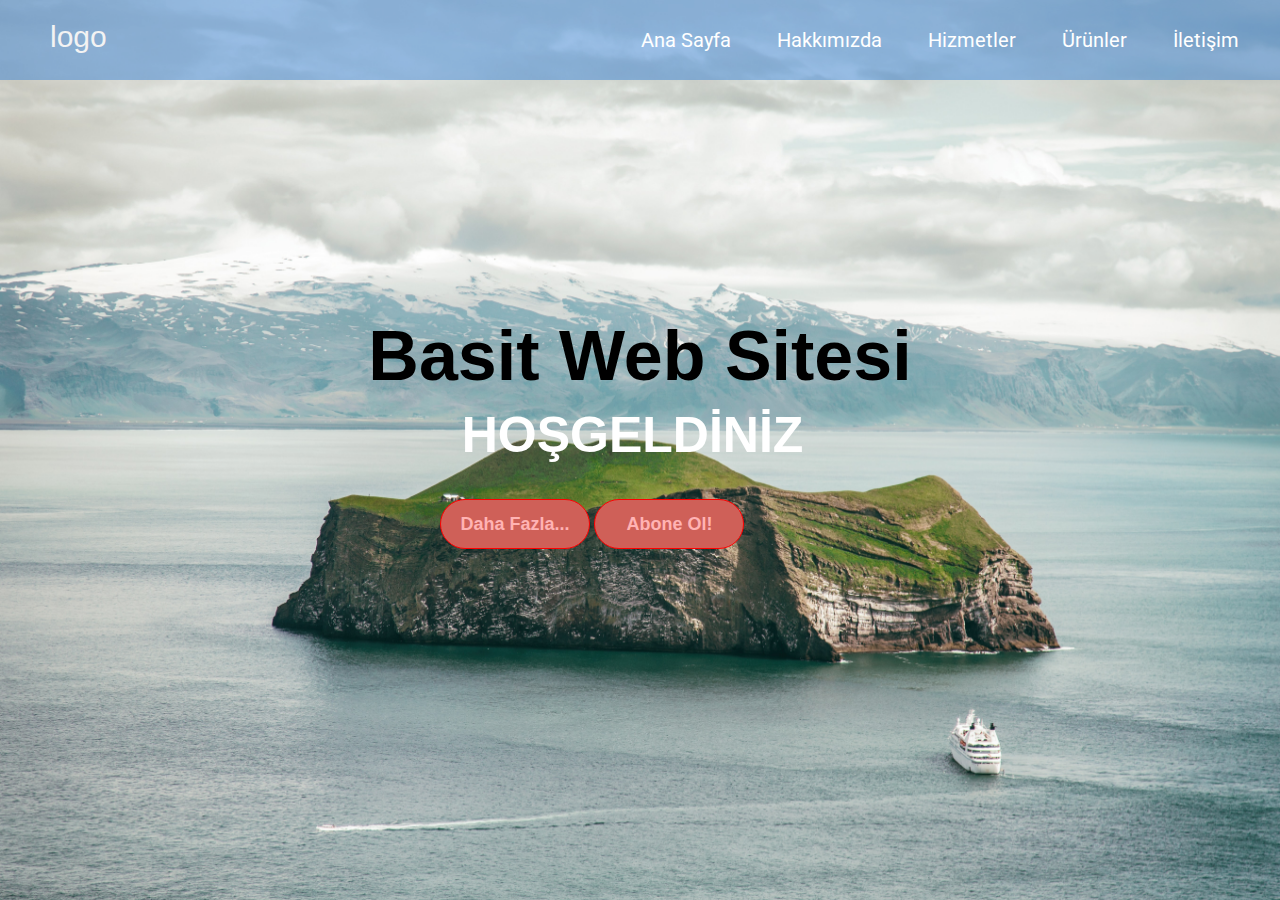
<file: Basit Web Site/index.html>
<!DOCTYPE html>
<html lang="en">
<head>
    <meta charset="UTF-8">
    <meta name="viewport" content="width=device-width, initial-scale=1.0">
    <title>Basit Web Site</title>
    <link rel="stylesheet" href="style.css">
    <link rel="preconnect" href="https://fonts.googleapis.com">
<link rel="preconnect" href="https://fonts.gstatic.com" crossorigin>
<link href="https://fonts.googleapis.com/css2?family=Roboto:ital,wght@0,100;0,300;0,400;0,500;0,700;0,900;1,100;1,300;1,400;1,500;1,700;1,900&display=swap" rel="stylesheet">
</head>
<body>
    <div class="container">
        <div class="navbar">
            <div class="logo">
                <a href="#">logo</a>
            </div>
            <ul>
                <li><a href="#" class="active">Ana Sayfa</a></li>
                <li><a href="#">Hakkımızda</a></li>
                <li><a href="#">Hizmetler</a></li>
                <li><a href="#">Ürünler</a></li>
                <li><a href="#">İletişim</a></li>
            </ul>
        </div>
        <div class="center">
            <h1>Basit Web Sitesi</h1>
            <h2>HOŞGELDİNİZ</h2>
            <div class="buttons">
                <button>Daha Fazla...</button>
                <button>Abone Ol!</button>
            </div>
        </div>
    </div>

    
</body>
</html>
</file>
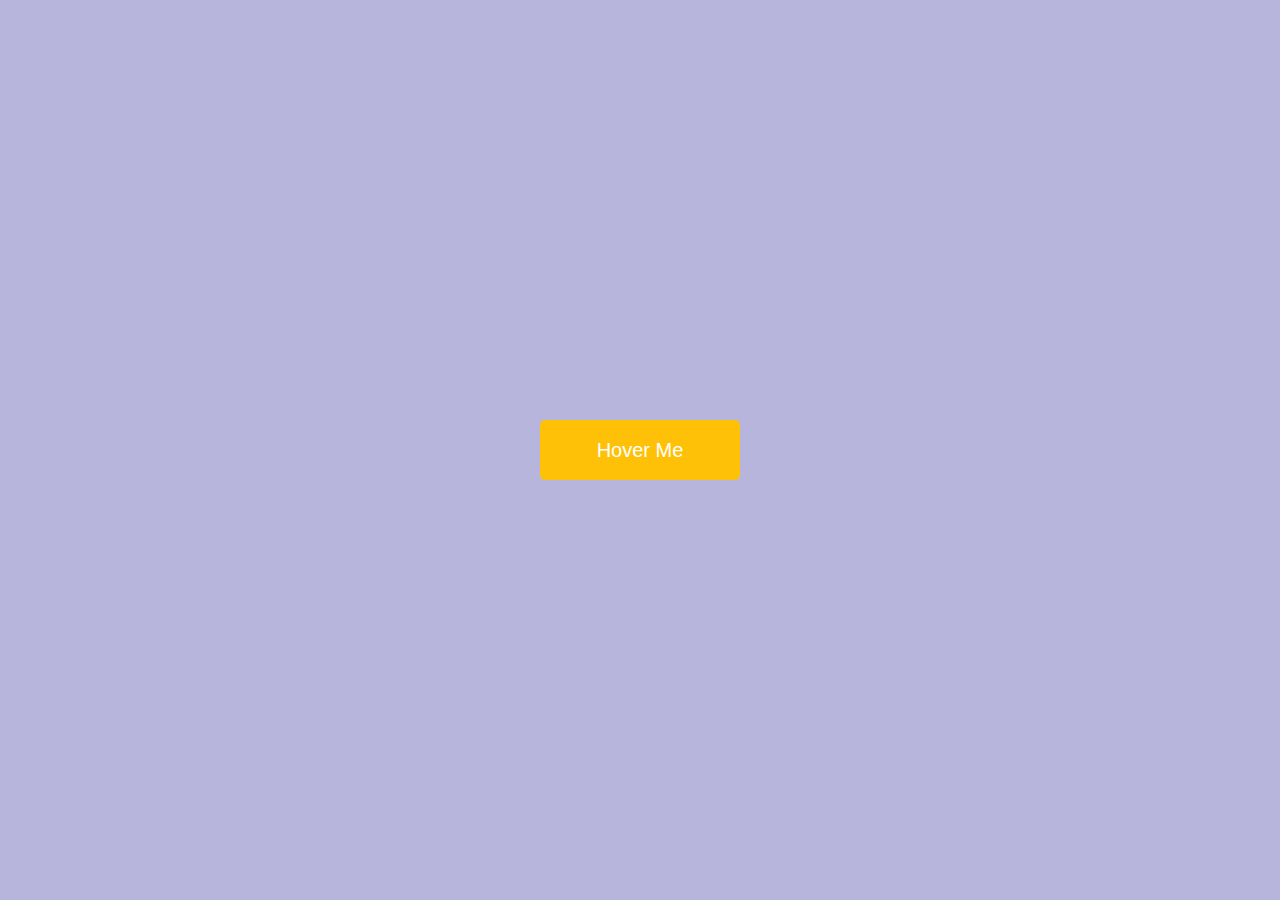
<file: BUTON EFEKT/index.html>
<!DOCTYPE html>
<html lang="en">
<head>
    <meta charset="UTF-8">
    <meta name="viewport" content="width=device-width, initial-scale=1.0">
    <title>Buton Efekt</title>
    <link rel="stylesheet" href="style.css">
    <link rel="stylesheet" href="http://code.ionicframework.com/ionicons/1.5.2/css/ionicons.min.css">
</head>
<body>
    <div class="btn">

    </div>
    
</body>
</html>
</file>
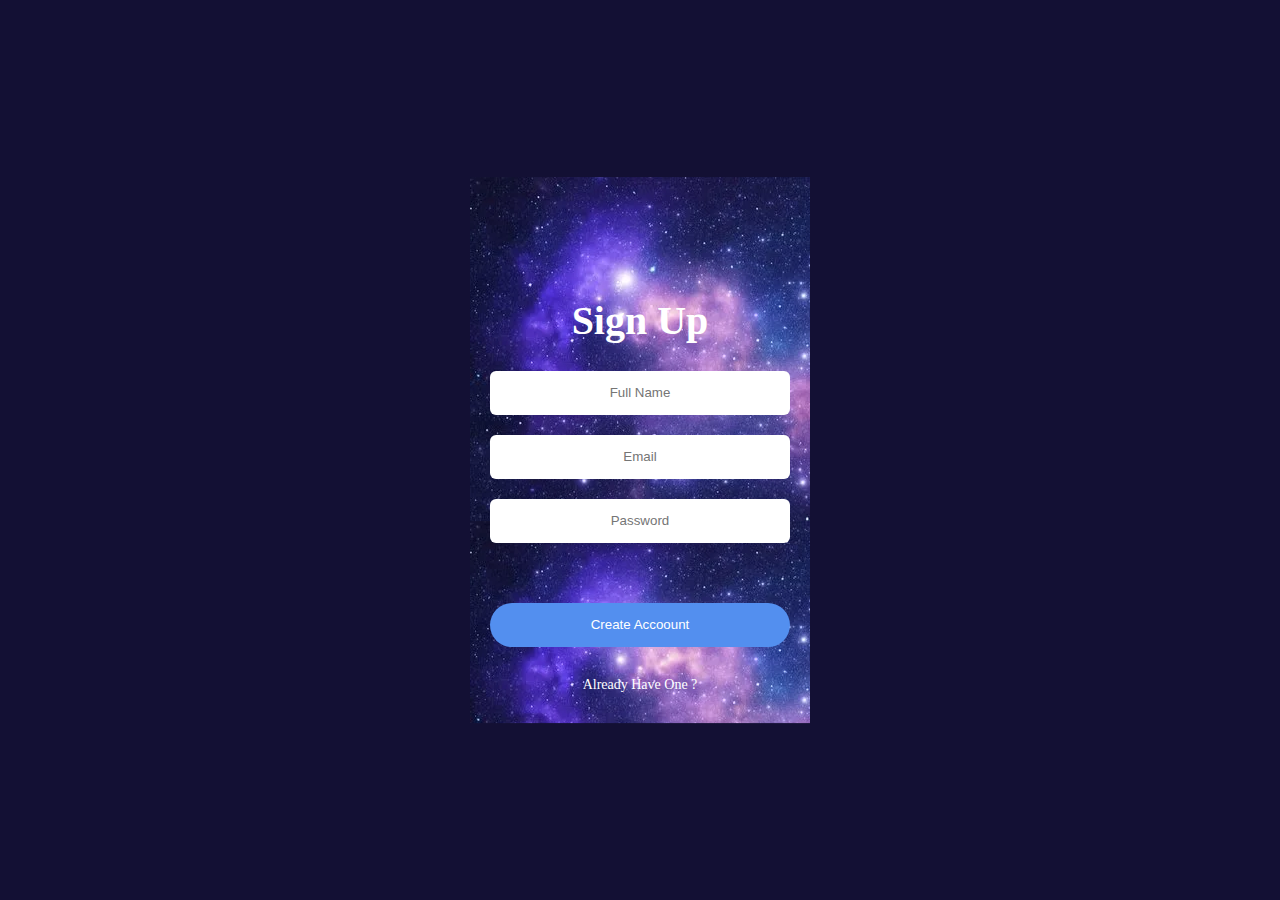
<file: Kayıt Form/index.html>
<!DOCTYPE html>
<html lang="en">
<head>
    <meta charset="UTF-8">
    <meta name="viewport" content="width=device-width, initial-scale=1.0">
    <title>Kaydol Form</title>
    <link rel="stylesheet" href="style.css">
</head>
<body>
    <div class="signup-form">
        <form action="index.html">
            <h1>Sign Up</h1>
            <input type="text" placeholder="Full Name" class="txt">
            <input type="email" placeholder="Email" class="txt">
            <input type="password" placeholder="Password" class="txt">
            <input type="submit" value="Create Accoount" class="signup-btn">
            <a href="#">Already Have One ?</a>

        </form>
    </div>
    
</body>
</html>
</file>
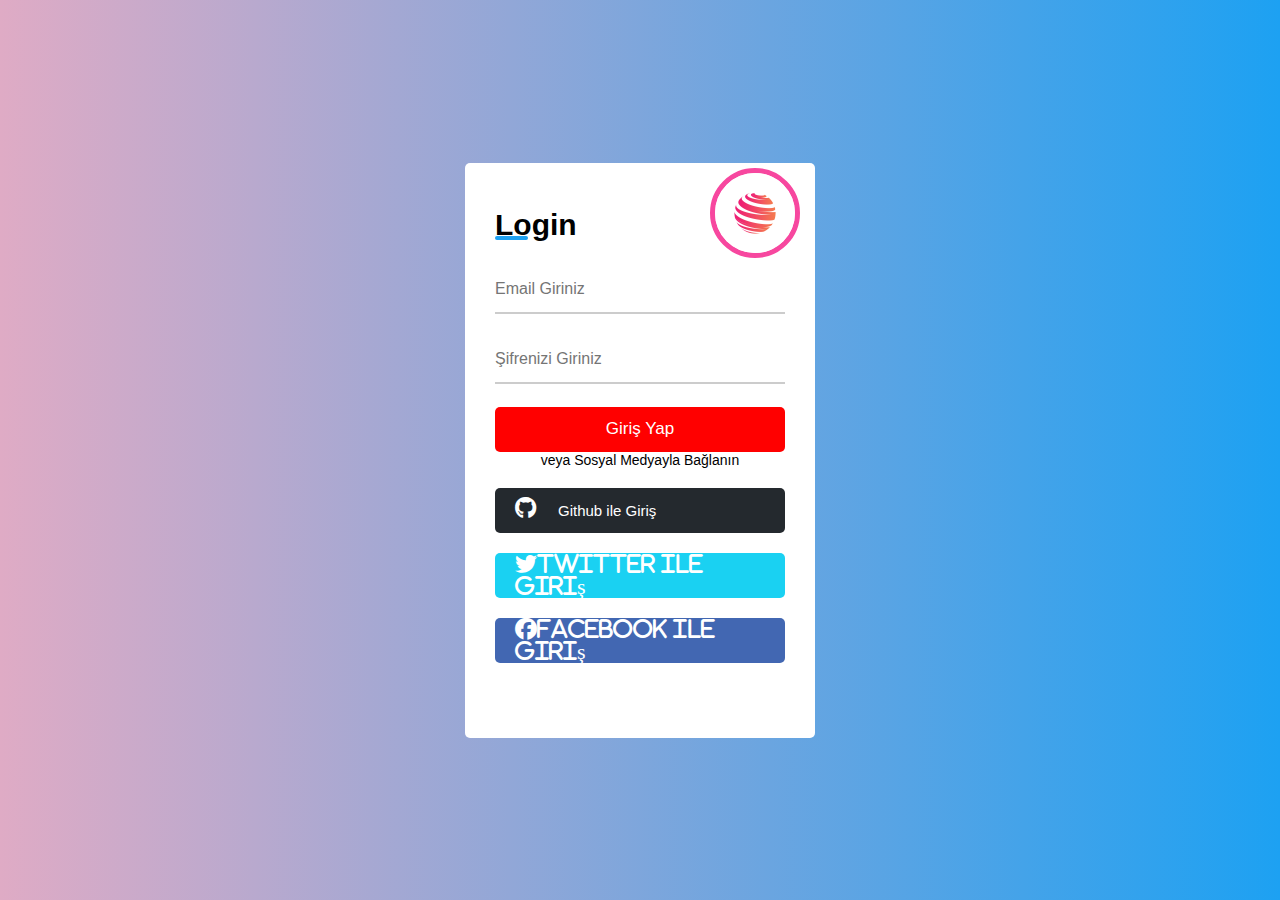
<file: login Form/index.html>
<!DOCTYPE html>
<html lang="en">
<head>
    <meta charset="UTF-8">
    <meta name="viewport" content="width=device-width, initial-scale=1.0">
    <title>Login Form</title>
    <link rel="stylesheet" href="style.css">
    <link rel="stylesheet" href="https://cdnjs.cloudflare.com/ajax/libs/font-awesome/6.6.0/css/all.min.css">
</head>
<body>
    
    <div class="container">
        <div class="logo">
            <img src="logo.webp" alt="Logo">

        </div>
        <form action="#">
            <div class="title">Login</div>
            <div class="input-box">
                <input type="email" placeholder="Email Giriniz" required>
                <div class="underline"></div>

            </div>
            <div class="input-box">
                <input type="password" placeholder="Şifrenizi Giriniz" required>
                <div class="underline"></div>
            </div>
            <div class="input-box">
                <input type="submit" value="Giriş Yap">
                

            </div>
        </form>
        <div class="text">veya Sosyal Medyayla Bağlanın</div>
        <!--sosyal medya butonları-->
        <div class="github">
            <a href="#"><i class="fab fa-github"></i>Github ile Giriş</a>
        </div>
        <div class="twitter">
            <a href="#"><i class="fab fa-twitter">Twitter ile Giriş</i></a>

        </div>
        <div class="facebook">
            <a href="#"><i class="fab fa-facebook">Facebook ile Giriş</i></a>

        </div>
    </div>
</body>
</html>
</file>
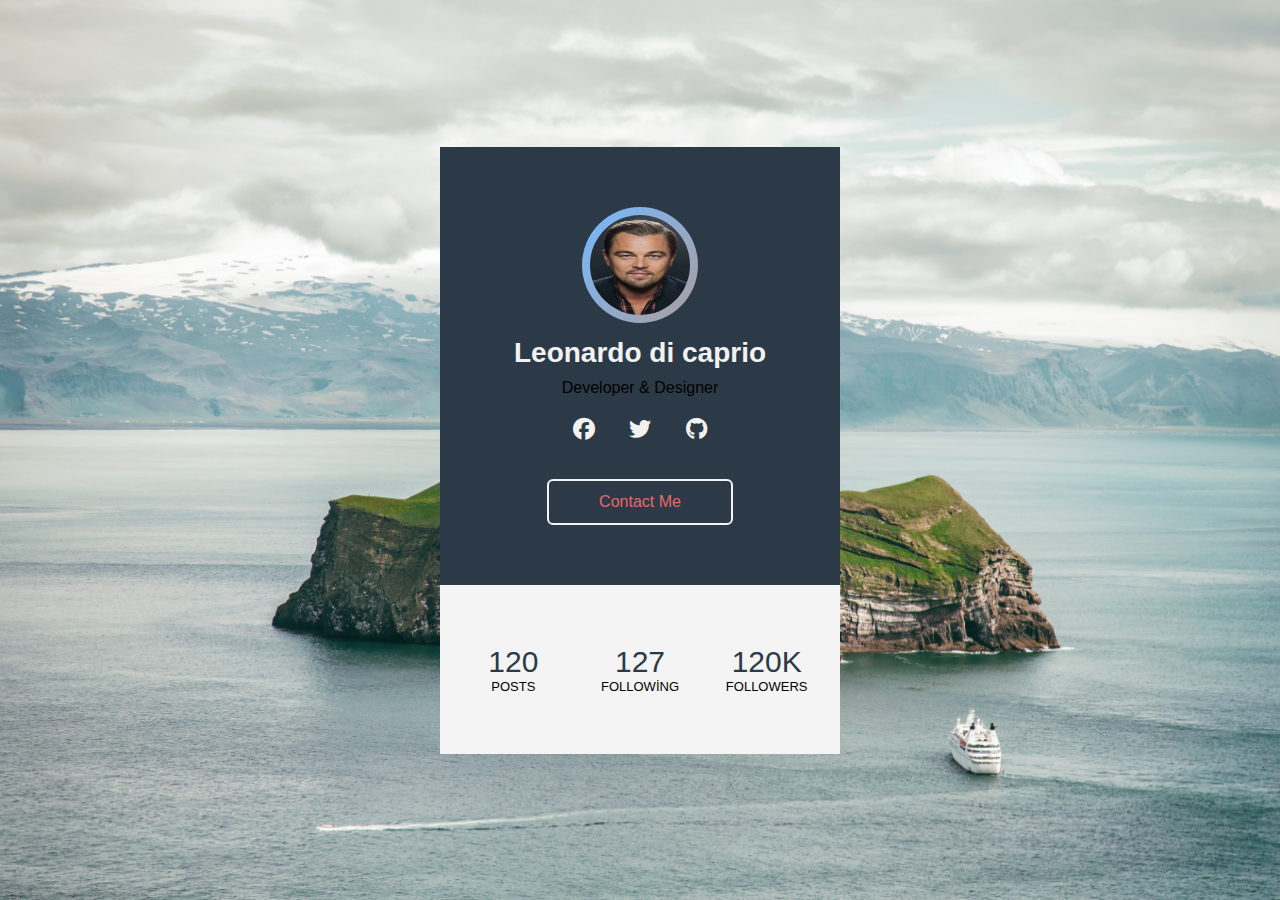
<file: profile-card/index.html>
<!DOCTYPE html>
<html lang="en">
<head>
    <meta charset="UTF-8">
    <meta name="viewport" content="width=device-width, initial-scale=1.0">
    <title>Profile Card</title>
    <link rel="stylesheet" href="style.css">
    <link rel="stylesheet" href="https://cdnjs.cloudflare.com/ajax/libs/font-awesome/6.6.0/css/all.min.css">
</head>
<body>
    
    <div class="profile-card">
        <div class="card-header">
            <div class="picture">
                <img src="dicaprio.jpeg" alt="Profil">
            </div>
            <div class="name">Leonardo di caprio</div>
            <div class="desc">Developer & Designer</div>
            <div class="sm">
                <a href="#"><i class="fa-brands fa-facebook"></i></a>
                <a href="#"><i class="fa-brands fa-twitter"></i></a>
                <a href="#"><i class="fa-brands fa-github"></i></a>
            </div>
            <a href="#" class="contact-btn">Contact Me</a>


        </div>
        <div class="card-footer">
            <div class="numbers">
                <div class="item">
                    <span>120</span>
                    POSTS
                </div>
                <div class="item">
                    <span>127</span>
                    FOLLOWİNG
                </div>
                <div class="item">
                    <span>120K</span>
                    FOLLOWERS
                </div>

                
            </div>


        </div>
    </div>





</body>
</html>
</file>
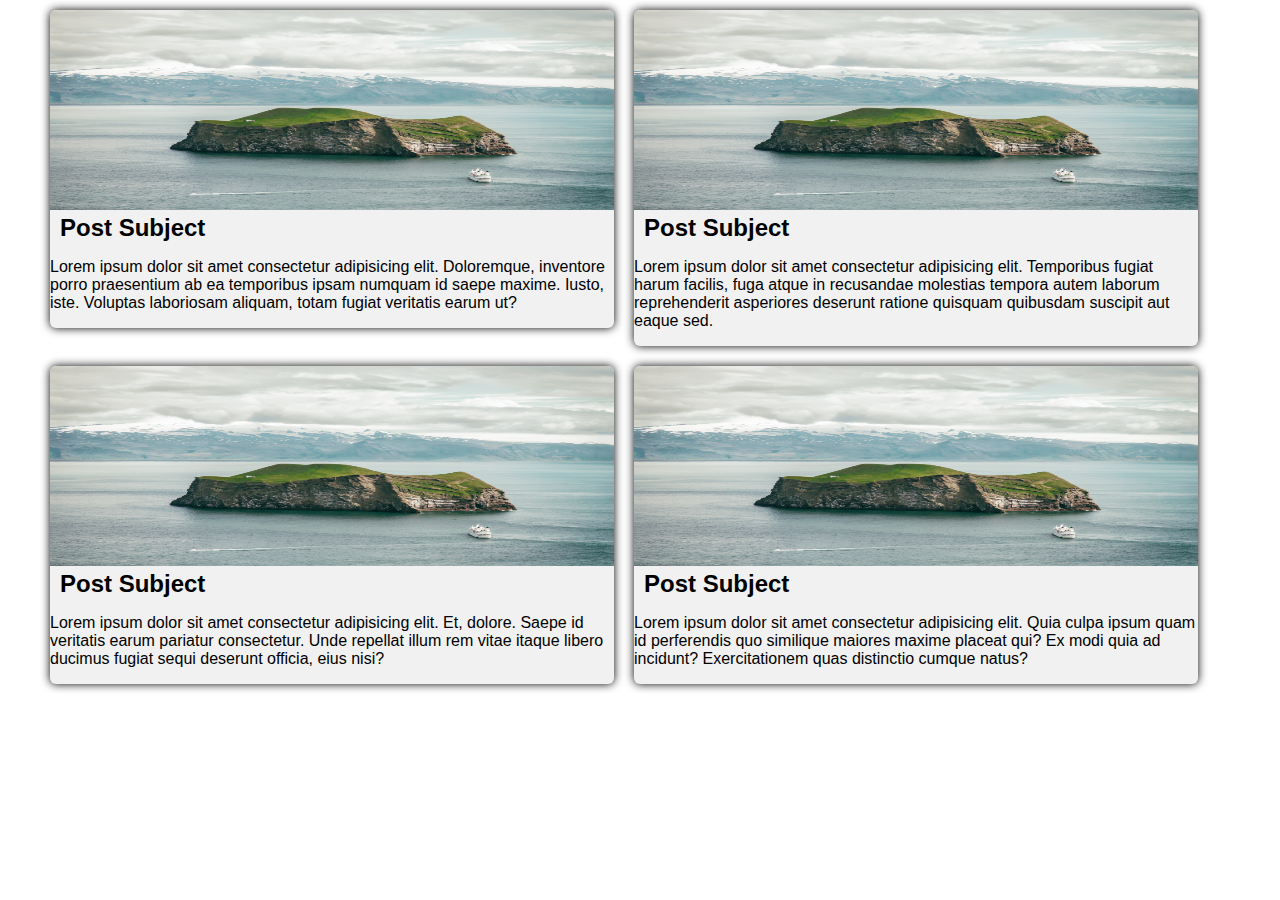
<file: Responsive Tasarım/index.html>
<!DOCTYPE html>
<html lang="en">
<head>
    <meta charset="UTF-8">
    <meta name="viewport" content="width=device-width, initial-scale=1.0">
    <title>Responsive Tasarım</title>
    <link rel="stylesheet" href="style.css">
</head>
<body>
    <div class="container">
        <div class="post">
            <img src="bg.jpg">
            <h2>Post Subject</h2>
            <p>Lorem ipsum dolor sit amet consectetur adipisicing elit. Doloremque, inventore porro praesentium ab ea temporibus ipsam numquam id saepe maxime. Iusto, iste. Voluptas laboriosam aliquam, totam fugiat veritatis earum ut?</p>
            
        </div>
        <div class="post">
            <img src="bg.jpg">
            <h2>Post Subject</h2>
            <p>Lorem ipsum dolor sit amet consectetur adipisicing elit. Temporibus fugiat harum facilis, fuga atque in recusandae molestias tempora autem laborum reprehenderit asperiores deserunt ratione quisquam quibusdam suscipit aut eaque sed.
            </p>

        </div>
        <div class="post">
            <img src="bg.jpg" alt="">
            <h2>Post Subject</h2>
            <p>Lorem ipsum dolor sit amet consectetur adipisicing elit. Et, dolore. Saepe id veritatis earum pariatur consectetur. Unde repellat illum rem vitae itaque libero ducimus fugiat sequi deserunt officia, eius nisi?</p>
        </div>
        <div class="post">
            <img src="bg.jpg" alt="">
            <h2>Post Subject</h2>
            <p>Lorem ipsum dolor sit amet consectetur adipisicing elit. Quia culpa ipsum quam id perferendis quo similique maiores maxime placeat qui? Ex modi quia ad incidunt? Exercitationem quas distinctio cumque natus?</p>
        </div>
    </div>
    
</body>
</html>
</file>
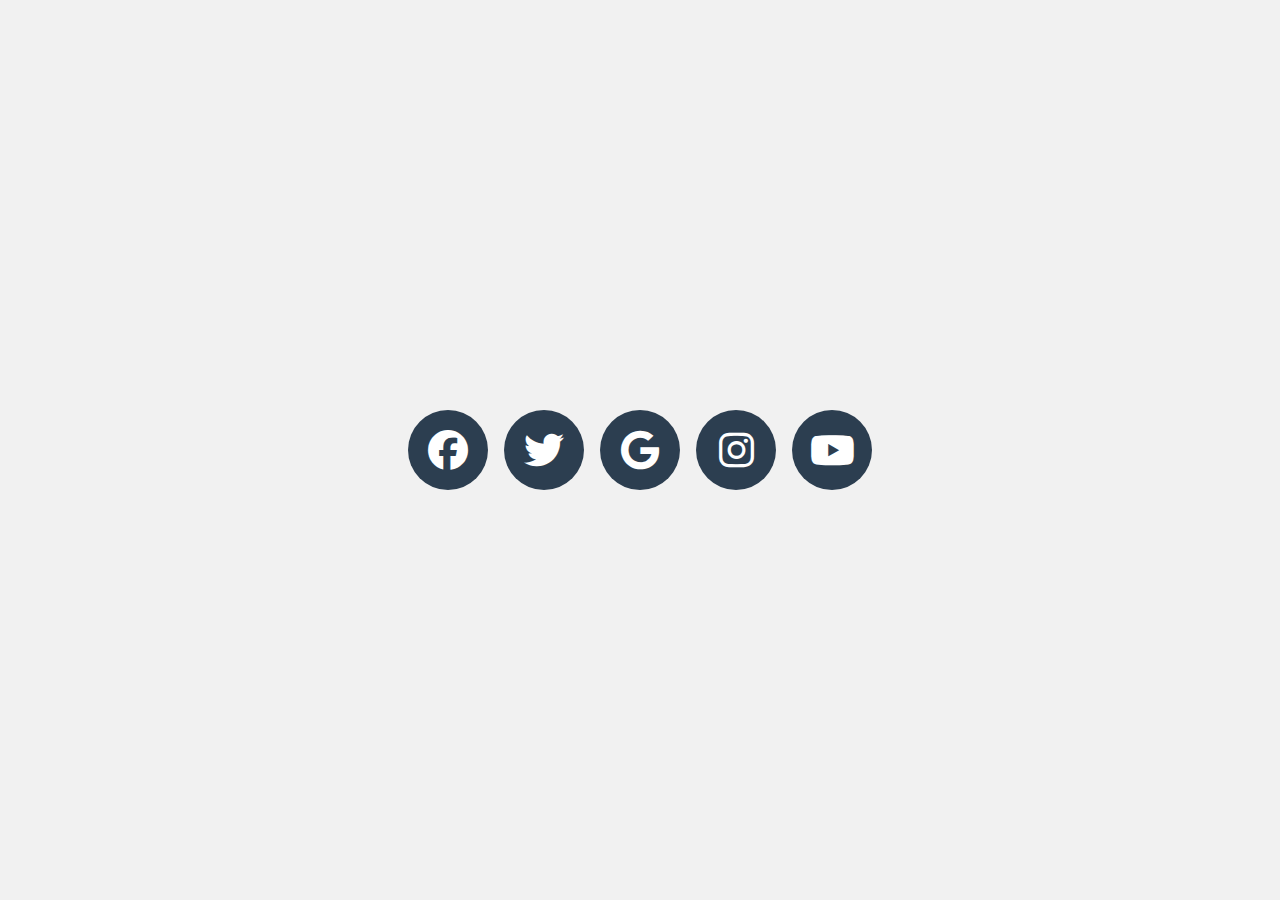
<file: Sosyal Medya Buton/index.html>
<!DOCTYPE html>
<html lang="en">
<head>
    <meta charset="UTF-8">
    <meta name="viewport" content="width=device-width, initial-scale=1.0">
    <title>Sosyal Medya Buton</title>
    <link rel="stylesheet" href="style.css">
    <link rel="stylesheet" href="https://cdnjs.cloudflare.com/ajax/libs/font-awesome/6.6.0/css/all.min.css">
</head>
<body>
    <div class="social-media">
        <div class="facebook">
            <a href="#"><i class="fa-brands fa-facebook"></i></a>

        </div>
        <div class="twitter">
            <a href="#"><i class="fa-brands fa-twitter"></i></a>
        </div>
        <div class="google">
            <a href="#"><i class="fa-brands fa-google"></i></a>
        </div>
        <div class="instagram">
            <a href="#"><i class="fa-brands fa-instagram"></i></a>
        </div>
        <div class="youtube">
            <a href="#"><i class="fa-brands fa-youtube"></i></a>
        </div>
    </div>

    
</body>
</html>
</file>
<file: Basit Web Site/style.css>
@import url('https://fonts.googleapis.com/css2?family=Roboto:ital,wght@0,100;0,300;0,400;0,500;0,700;0,900;1,100;1,300;1,400;1,500;1,700;1,900&display=swap');
*{
    margin: 0;
    padding: 0;

}
.container{
    background: url(bg.jpg);
    height: 100vh;
    background-size: 100% 100%;
}

.container .navbar{
    width: 100%;
    height: 80px;
    background:rgb(22,112,214,0.4);

}

.navbar .logo{
    display: inline-block;
    margin-left: 50px;
    margin-top: 20px;

}
.navbar .logo a{
    text-decoration: none;
    font-size: 30px;
    font-family: sans-serif;
    color: #f3f3f3;
}

.navbar ul{
    float: right;
    margin-right: 20px;

}
.navbar ul li{
    list-style: none;
    display: inline-block;
    margin: 0 8px;
    line-height: 80px;

}
.navbar ul li a{
    color: white;
    text-decoration: none;
    font-size: 20px;
    padding: 6px 13px;
    font-family: Roboto;
    transition: .5s;


}

.navbar ul li active,
.navbar ul li a:hover{
    background: #ff6e00;
    border-radius: 2px;

}
.container .center{
    position: absolute;
    top: 50%;
    left: 50%;
    transform: translate(-50%,-50%);
    font-family: sans-serif;
    user-select: none;

}
.center h1{
    color: black;
    font-size: 70px;
    font-weight: bold;
    width: 900px;
    text-align: center;
}
.center h2{
    color: #fff;
    font-size: 50px;
    font-weight: bold;
    width: 885px;
    margin-top: 10px;
    text-align: center;
    


}
.center .buttons{
    margin: 35px 250px;


}
.buttons button{
    height: 50px;
    width: 150px;
    font-size: 18px;
    font-weight: bold;
    color: #ffb3b3;
    background: rgb(207,96,88);
    border: solid 1px red;
    cursor: pointer;
    outline: none;
    border-radius: 25px;
    transform: .5s;


}
.buttons button:hover{
    background: #fff;

}
</file>
<file: BUTON EFEKT/style.css>
body{
    margin: 0;
    padding: 0;
    background: #b8b5dd;


}
.btn{
    background: #ffc107;
    width: 200px;
    height: 60px;
    position: absolute;
    top: 50%;
    left: 50%;
    transform: translate(-50%,-50%);
    border-radius: 5px;

}
.btn::before{
    color: white;
    font-family: sans-serif;

    content: "Hover Me";
    position: absolute;
    top: 50%;
    left: 50%;
    transform: translate(-50%,-50%);
    font-size: 20px;
    transition: all 0.5s;


}
.btn:hover::before{
    top: -30px;


}
.btn::after{
    font-family: 'Ionicons';
    content: '\f31d';
    color: red;
    position: absolute;
    top: 50%;
    left: 50%;
    transform: translate(-50%,-50%);
    top: 140%;
    font-size: 40px;
    transition: all .5s;



}
.btn:hover::after{
    top: 50%;
}
</file>
<file: Kayıt Form/style.css>
body{
    margin: 0;
    padding: 0;
    background: #131034;

}
.signup-form{
    width: 300px;
    padding: 20px;
    text-align: center;
    background: url(bg.webp);
    position: absolute;
    top: 50%;
    left: 50%;
    transform: translate(-50%,-50%);
    overflow: hidden;

}
.signup-form h1{
    color: #fff;
    margin-top: 100px;
    font-size: 40px;


}
.signup-form input{
    display: block;
    width: 100%;
    padding: 0 16px;
    height: 44px;
    text-align: center;
    box-sizing: border-box;
    border: none;

}
.txt{
    margin: 20px 0;
    border-radius: 6px;
}
.signup-btn{
    margin-top: 60px;
    margin-bottom: 20px;
    background: #538fef;
    color: #fff;
    border-radius: 44px;
    cursor: pointer;
    transition: 0.8s;
    display: block;

}
.signup-btn:hover{
    transform: scale(0.96);
    background: #fff;
    color: #538fef;
}
.signup-form a{
    text-decoration: none;
    color: #fff;
    font-size: 14px;
    padding: 10px;
    transition: 0.8s;
    display: block;
}
.signup-form a:hover{
    color: yellow;
}
</file>
<file: login Form/style.css>
*{
    margin: 0;
    padding: 0;
    box-sizing: border-box;
    font-family: sans-serif;

}
body{
    display: grid;
    height: 100vh;
    place-items: center;
    background: linear-gradient(to right,#dfabc5 0%,#1da1f2 100%);
}
.container{
    background: #fff;
    max-width: 350px;
    width: 100%;
    padding: 25px 30px;
    border-radius: 5px;
    position: relative;


}
.container .logo img{
    position: absolute;
    width: 90px;
    height: 90px;
    left: 70%;
    top: 5px;
    border-radius: 50%;
    border: 5px solid #f7479f;


}
.container form .title{
    font-size: 30px;
    font-weight: 600;
    margin: 20px 0 10px 0;
    position: relative;

}
.container form .title::before{
    content:'';
    position: absolute;
    height: 4px;
    width: 33px;
    bottom: 2px;
    left: 0;
    border-radius: 5px;
    background: #1da1f2;


}

.container form .input-box{
    width: 100%;
    height: 45px;
    margin-top: 25px;
    position: relative;

}
.container form .input-box input{
    height: 100%;
    width: 100%;
    outline: none;
    font-size: 16px;
    border: none;

}

.container form .underline:before{
    position: absolute;
    content: '';
    height: 2px;
    width: 100%;
    background: #ccc;
    left: 0;
    right: 0;
}
.container form .underline::after{
    position: absolute;
    content: '';
    height: 2px;
    width: 100%;
    left: 0;
    bottom: 0;
    background: red;
    transform: scaleX(0);
    transform-origin: left;
    transition: all 0.3s ease;
    
}
.container form .input-box input:focus ~ .underline::after,
.container form .input-box input:valid ~ .underline::after
{
    transform: scaleX(1);
    transform-origin: left;

}

.container form .button{
    margin: 40px 0 20px 0;
}
.container form .input-box input[type="submit"]{
    font-size: 17px;
    color: #fff;
    border-radius: 5px;
    cursor: pointer;
    background: red;
    transition: all 0.3s ease;
}
.container form .input-box input[type="submit"]:hover{
    letter-spacing: 1px;
    background: rgba(0, 0, 0, 0.15);
    color: red;
    font-weight: bold;
    border-radius: 10px;

}

.container .text{
    font-size: 14px;
    text-align: center;

}
.container .github a,
.container .twitter a,
.container .facebook a{
    display: block;
    width: 100%;
    height: 45px;
    font-size: 15px;
    text-decoration: none;
    padding-left: 20px;
    color: #fff;
    line-height: 45px;
    border-radius: 5px;

}
.container .github a{
    background-color: #24292e;
    margin: 20px 0 15px 0 ;

}
.container .github a:hover{
    background-color: #24292e;

}
.container .twitter a{
    background: #1ad1f2;
    margin: 20px 0 15px 0;
}
.container .twitter a:hover{
    background: #75c6d4;
}
.container .facebook a{
    background: #4267b2;
    margin: 20px 0 50px 0;

}
.container .facebook a:hover{
    background: #4267b2;
    
}
.container .github i,
.container .twitter i,
.container .facebook i{
    font-size: 22px;
    padding-right: 22px;
    
}
</file>
<file: profile-card/style.css>
*{
    margin: 0;
    padding: 0;
    font-family: sans-serif;
    box-sizing: border-box;
    text-decoration: none;


}
body{
    height: 100vh;
    background: url(bg.jpg);
    background-size: 100% 100%;
    display: flex;
    justify-content: center;
    align-items: center;
}
.profile-card{
    width: 400px;
    text-align: center;
    border-radius: 8px;
}
.card-header{
    background: #2c3a47;
    padding: 60px 40px;


}
.picture img{
    display: block;
    width: 100px;
    height: 100px;
    border-radius: 50%;    
}
.picture{
    display: inline-block;
    padding: 8px;
    background: linear-gradient(130deg,#74b9ff,#e28341);
    margin: auto;
    border-radius: 50%;
    animation: animasyon 2s linear infinite;
    background-size: 200% 200%;;
}

@keyframes animasyon{
    25%{
        background-position: left bottom;
    }
    50%{
        background-position: right bottom;
    }
    75%{
        background-position: right top;
    }
    100%{
        background-position: left top;
    }
}

.name{
    color: #f2f2f2;
    font-size: 28px;
    font-weight: 600;
    margin: 10px 0;

}
desc{
    font-size: 18px;
    color: #e66767;
}

.sm{
    display: flex;
    justify-content: center;
    margin: 20px 0;
}
.sm a{
    color: #f2f2f2;
    width: 56px;
    font-size: 22px;
    transition: .3s linear;

}
.sm a:hover{
    color: #e66767;
}
.contact-btn{
    display: inline-block;
    padding: 12px 50px;
    color: #e66767;
    border: 2px solid #f2f2f2;
    border-radius: 6px;
    margin-top: 16px;
    transition: .3s linear;

}
.contact-btn:hover{
    background: #e28341;
    color: #f2f2f2;
}
.card-footer{
    background-color: #f4f4f4;
    padding: 60px 10px;

}
.numbers{
    display: flex;
    align-items: center;

}
.item{
    flex: 1;
    font-size: 13px;
}
.item span{
    display: block;
    color: #2c3a47;
    font-size: 30px;
}
</file>
<file: Responsive Tasarım/style.css>
body{
    margin: 0;
    padding: 0;
    font-family: sans-serif;

}
.container{
    width: 100%;
    max-width: 1200px;
    overflow: hidden;
    margin: auto;

}
.post{
    width: 47%;
    overflow: hidden;
    background: #f1f1f1;
    float: left;
    margin: 10px;
    border-radius: 6px;
    box-shadow: 0 0 10px black;
}
.post img{
    width: 100%;
    height: 200px;
}
.post h2{
    margin: 0;
    padding: 0 10px;
}

@media screen and (max-width:680px){
    .post{
        width: 96%;
        margin: 2%;

    }
}
</file>
<file: Sosyal Medya Buton/style.css>
*{
    margin: 0;
    padding: 0;
    text-decoration: none;
}
body{
    background: #f1f1f1;
}
.social-media{
    position: absolute;
    top: 50%;
    left: 50%;
    transform: translate(-50%,-50%);
}

.social-media div{
    display: inline;

}
.social-media div a{
    display: inline-flex;
    width: 80px;
    height: 80px;
    background: #2c3e50;
    font-size: 40px;
    color: #fff;
    margin: 0 6px;
    border-radius: 50%;
    justify-content: center;
    align-items: center;
    transition: 0.4s;
}
.social-media .facebook a:hover{
    background: #4267B2;
}
.social-media a i{
    transition: 0.5s all;
}
.social-media a:hover > i{
    transform: scale(1.6) rotate(360deg);
}
.social-media .twitter a:hover{
    background: #1da1f2;

}
.social-media .google a:hover{
    background: #d34c3d;
}
.social-media .instagram a:hover{
    background: #7315c6;
}
.social-media .youtube a:hover{
    background: #fe0000;
}
</file>
